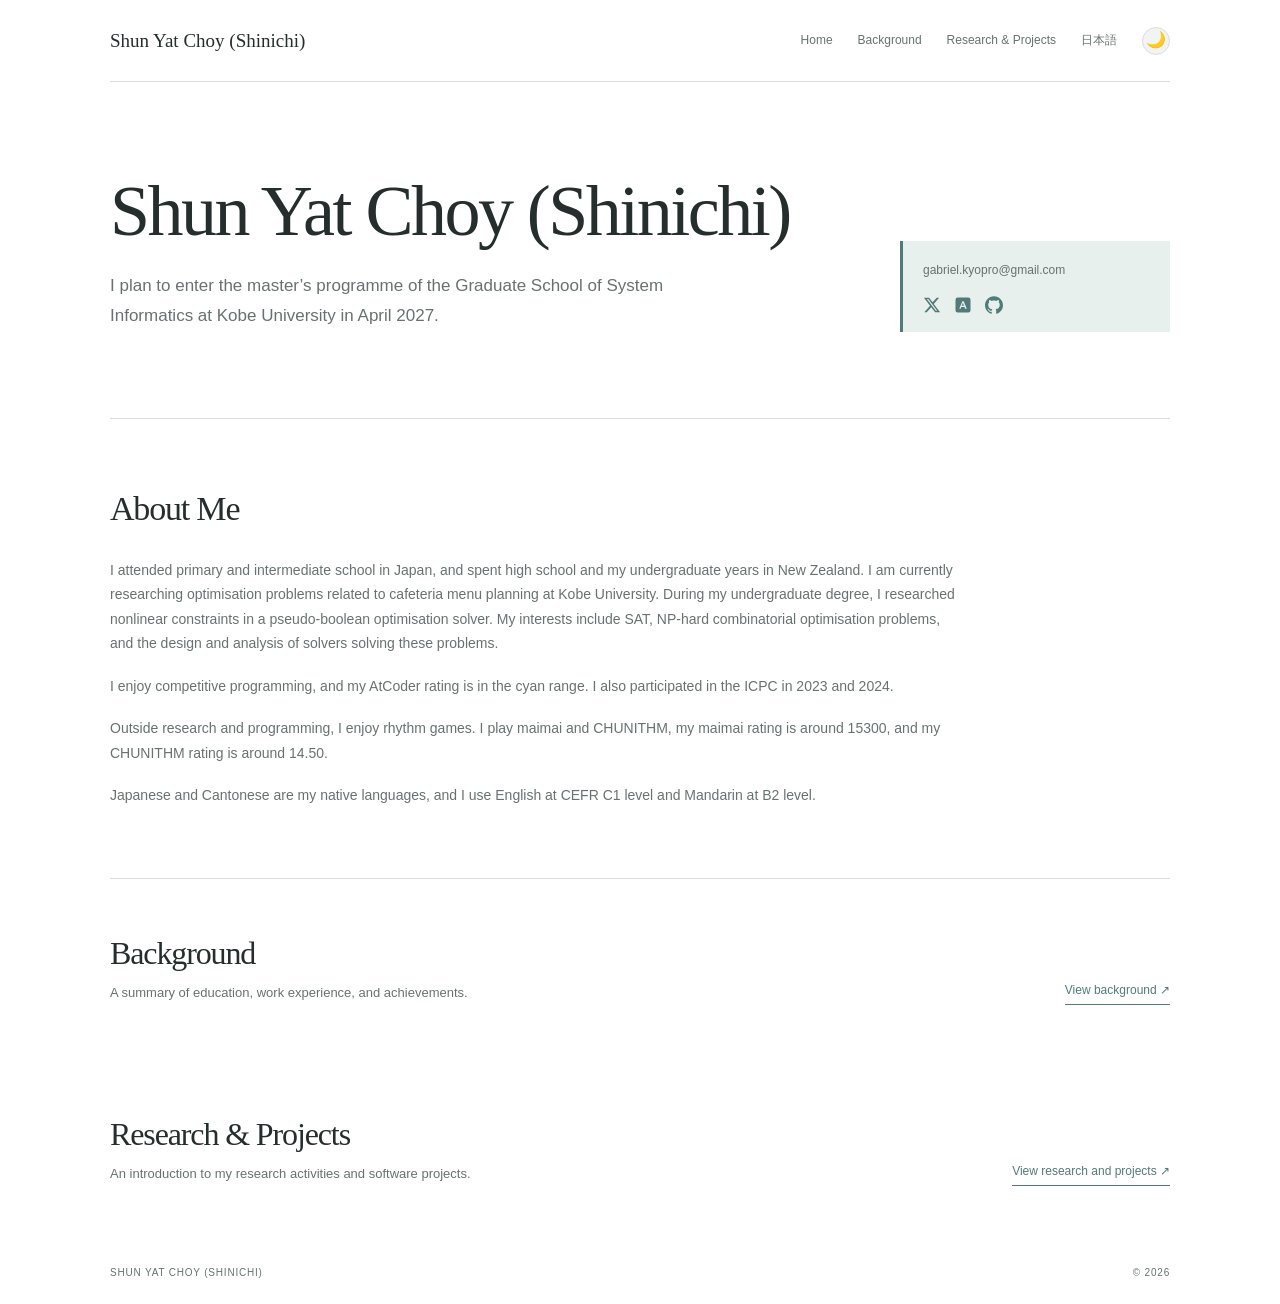
<file: index.html>
<!doctype html>
<html lang="en">
  <head>
    <meta charset="utf-8" />
    <meta name="viewport" content="width=device-width, initial-scale=1" />
    <meta http-equiv="refresh" content="0; url=en/index.html" />
    <link rel="canonical" href="https://gabriel-55.github.io/en/index.html" />
    <title>Shun Yat Choy</title>
  </head>
  <body>
    <p>Redirecting to the <a href="en/index.html">English site</a>.</p>
  </body>
</html>
</file>
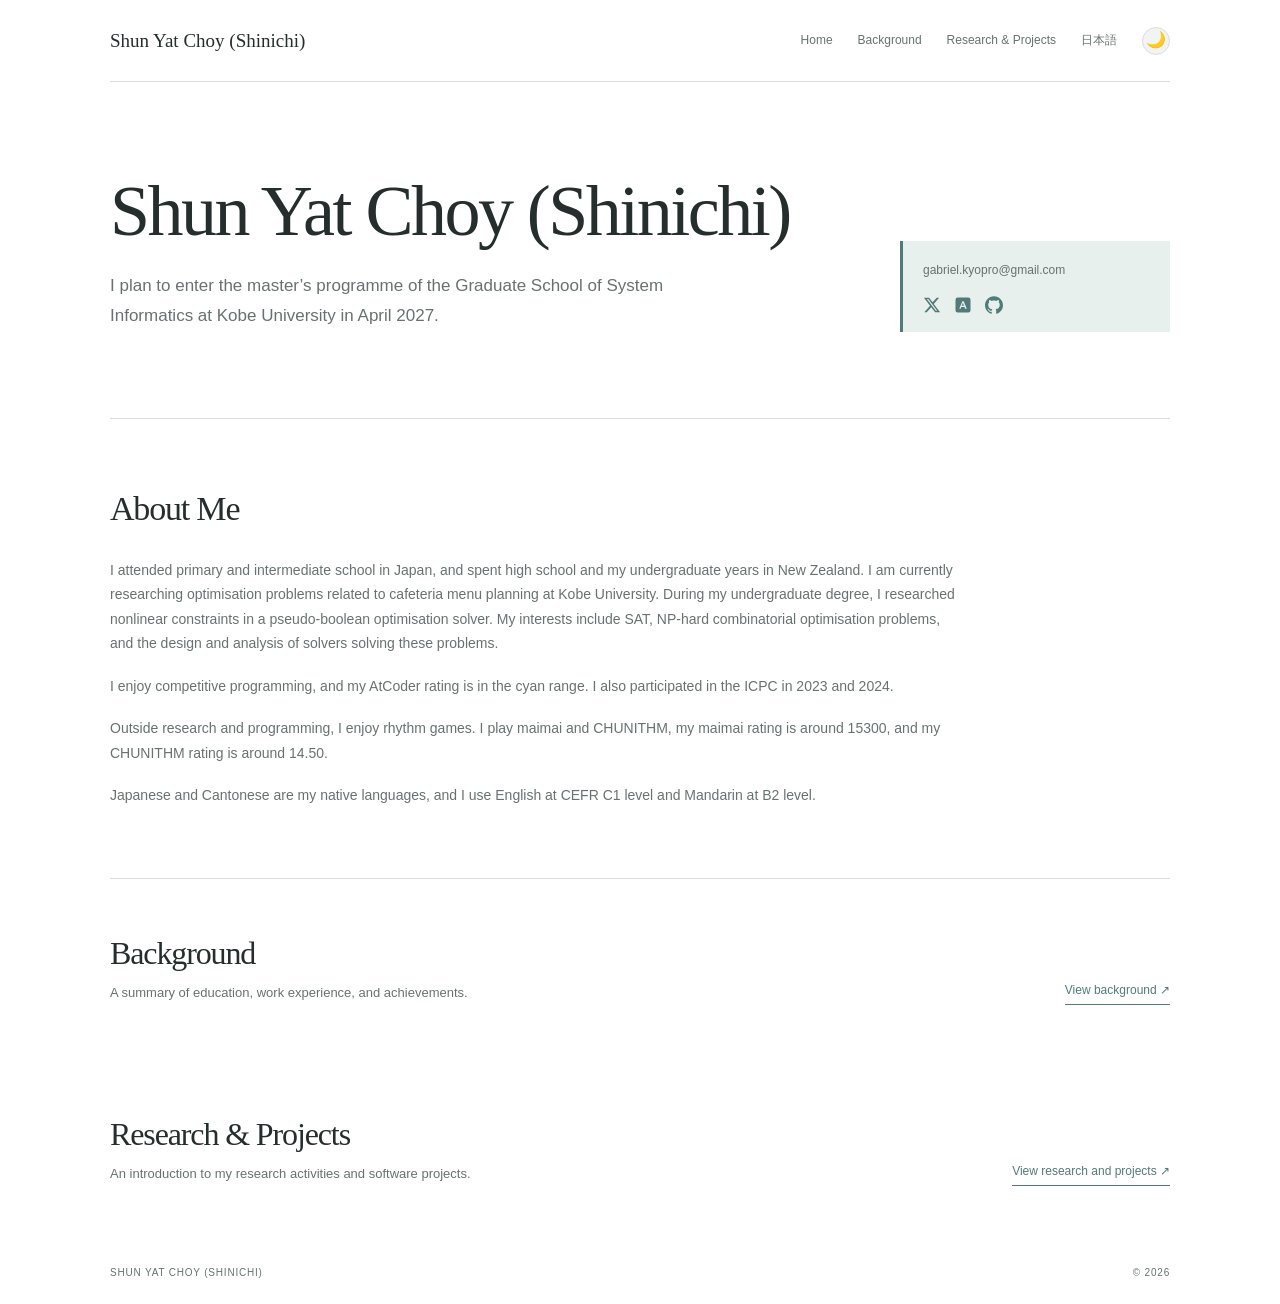
<file: en/index.html>
<!doctype html>
<html lang="en" data-theme="dark">
  <head>
    <meta charset="utf-8" />
    <meta name="viewport" content="width=device-width, initial-scale=1" />
    <meta name="description" content="Personal website of Shun Yat Choy (Shinichi)." />
    <link rel="canonical" href="https://gabriel-55.github.io/en/index.html" />
<link rel="alternate" hreflang="en" href="https://gabriel-55.github.io/en/index.html" />
    <link rel="alternate" hreflang="ja" href="https://gabriel-55.github.io/ja/index.html" />
    <link rel="alternate" hreflang="x-default" href="https://gabriel-55.github.io/en/index.html" />
    <title>Shun Yat Choy (Shinichi)</title>
    <script>
      (() => {
        const key = "portfolio-theme";
        let theme = null;
        try {
          const saved = localStorage.getItem(key);
          if (saved === "dark" || saved === "light") theme = saved;
        } catch {}
        if (!theme) theme = window.matchMedia("(prefers-color-scheme: dark)").matches ? "dark" : "light";
        document.documentElement.dataset.theme = theme;
      })();
    </script>
    <link rel="stylesheet" href="../assets/css/style.css" />
  </head>
  <body>
    <header class="site-header">
      <a class="site-name" href="#top">Shun Yat Choy (Shinichi)</a>
      <div class="header-controls">
        <nav class="site-nav" id="site-navigation" aria-label="Main navigation">
          <a href="#top" aria-current="page">Home</a>
        <a href="background.html">Background</a>
        <a href="projects.html">Research &amp; Projects</a>
        <a class="language-switch" href="../ja/index.html">日本語</a>
        </nav>
        <button class="theme-toggle" type="button" data-theme-toggle aria-label="Change colour theme" title="Change colour theme">
          <span class="theme-icon" data-theme-icon aria-hidden="true">☀️</span>
        </button>
        <button class="menu-toggle" type="button" data-menu-toggle aria-expanded="false" aria-controls="site-navigation" aria-label="Open menu" title="Open menu">
          <span class="menu-icon" data-menu-icon aria-hidden="true">☰</span>
          <span class="sr-only" data-menu-label>Menu</span>
        </button>
      </div>
    </header>

<main id="top" class="page">
      <section class="intro">
        <div>
          <h1>Shun Yat Choy (Shinichi)</h1>
          <p class="intro-text">I plan to enter the master’s programme of the Graduate School of System Informatics at Kobe University in April 2027.</p>
        </div>
        <aside class="contact-card">
          <a href="mailto:gabriel.kyopro@gmail.com">gabriel.kyopro@gmail.com</a>
          <div class="social-links" aria-label="Social links">
            <a href="https://x.com/gabriel55_" target="_blank" rel="noreferrer" aria-label="X">
              <svg class="social-icon" viewBox="0 0 24 24" aria-hidden="true"><path d="M18.244 2.25h3.308l-7.227 8.26 8.502 11.24H16.17l-5.214-6.817L4.99 21.75H1.68l7.73-8.835L1.254 2.25H8.08l4.713 6.231zm-1.161 17.52h1.833L7.084 4.126H5.117z" /></svg>
            </a>
            <a href="https://atcoder.jp/users/gabriel55_" target="_blank" rel="noreferrer" aria-label="AtCoder">
              <svg class="social-icon atcoder-icon" viewBox="0 0 24 24" aria-hidden="true"><rect x="2" y="2" width="20" height="20" rx="3" /><path d="M7 17 11.2 7h1.7L17 17h-2.2l-.8-2.2H9.7L8.9 17zm3.4-4h2.9l-1.45-3.9z" /></svg>
            </a>
            <a href="https://github.com/gabriel-55" target="_blank" rel="noreferrer" aria-label="GitHub">
              <svg class="social-icon" viewBox="0 0 24 24" aria-hidden="true"><path d="M12 .297c-6.63 0-12 5.373-12 12 0 5.303 3.438 9.8 8.205 11.385.6.113.82-.258.82-.577 0-.285-.01-1.04-.015-2.04-3.338.724-4.042-1.61-4.042-1.61-.546-1.387-1.333-1.756-1.333-1.756-1.089-.745.084-.729.084-.729 1.205.085 1.84 1.237 1.84 1.237 1.07 1.835 2.809 1.305 3.495.998.108-.776.417-1.305.76-1.605-2.665-.3-5.466-1.332-5.466-5.93 0-1.31.465-2.38 1.235-3.22-.135-.303-.54-1.523.105-3.176 0 0 1.005-.322 3.3 1.23.96-.267 1.98-.399 3-.405 1.02.006 2.04.138 3 .405 2.28-1.552 3.285-1.23 3.285-1.23.645 1.653.24 2.873.12 3.176.765.84 1.23 1.91 1.23 3.22 0 4.61-2.805 5.625-5.475 5.92.42.36.81 1.096.81 2.22 0 1.606-.015 2.896-.015 3.286 0 .315.21.69.825.57C20.565 22.092 24 17.592 24 12.297c0-6.627-5.373-12-12-12" /></svg>
            </a>
          </div>
        </aside>
      </section>

      <section class="about-section section">
        <div class="about-grid">
          <div>
            <h2>About Me</h2>
          </div>
          <div class="about-copy">
            <p>I attended primary and intermediate school in Japan, and spent high school and my undergraduate years in New Zealand. I am currently researching optimisation problems related to cafeteria menu planning at Kobe University. During my undergraduate degree, I researched nonlinear constraints in a pseudo-boolean optimisation solver. My interests include SAT, NP-hard combinatorial optimisation problems, and the design and analysis of solvers solving these problems.</p>
            <p>I enjoy competitive programming, and my AtCoder rating is in the cyan range. I also participated in the ICPC in 2023 and 2024.</p>
            <p>Outside research and programming, I enjoy rhythm games. I play maimai and CHUNITHM, my maimai rating is around 15300, and my CHUNITHM rating is around 14.50.</p>
            <p>Japanese and Cantonese are my native languages, and I use English at CEFR C1 level and Mandarin at B2 level.</p>
          </div>
        </div>
      </section>

      <section class="preview-section section">
        <div>
          <h2>Background</h2>
          <p>A summary of education, work experience, and achievements.</p>
        </div>
        <a class="section-link" href="background.html">View background ↗</a>
      </section>

      <section class="preview-section section">
        <div>
          <h2>Research &amp; Projects</h2>
          <p>An introduction to my research activities and software projects.</p>
        </div>
        <a class="section-link" href="projects.html">View research and projects ↗</a>
      </section>
    </main>

    <footer class="site-footer"><span>Shun Yat Choy (Shinichi)</span><span>© 2026</span></footer>
    <script src="../assets/js/theme.js" defer></script>
    <script src="../assets/js/site.js" defer></script>
  </body>
</html>
</file>
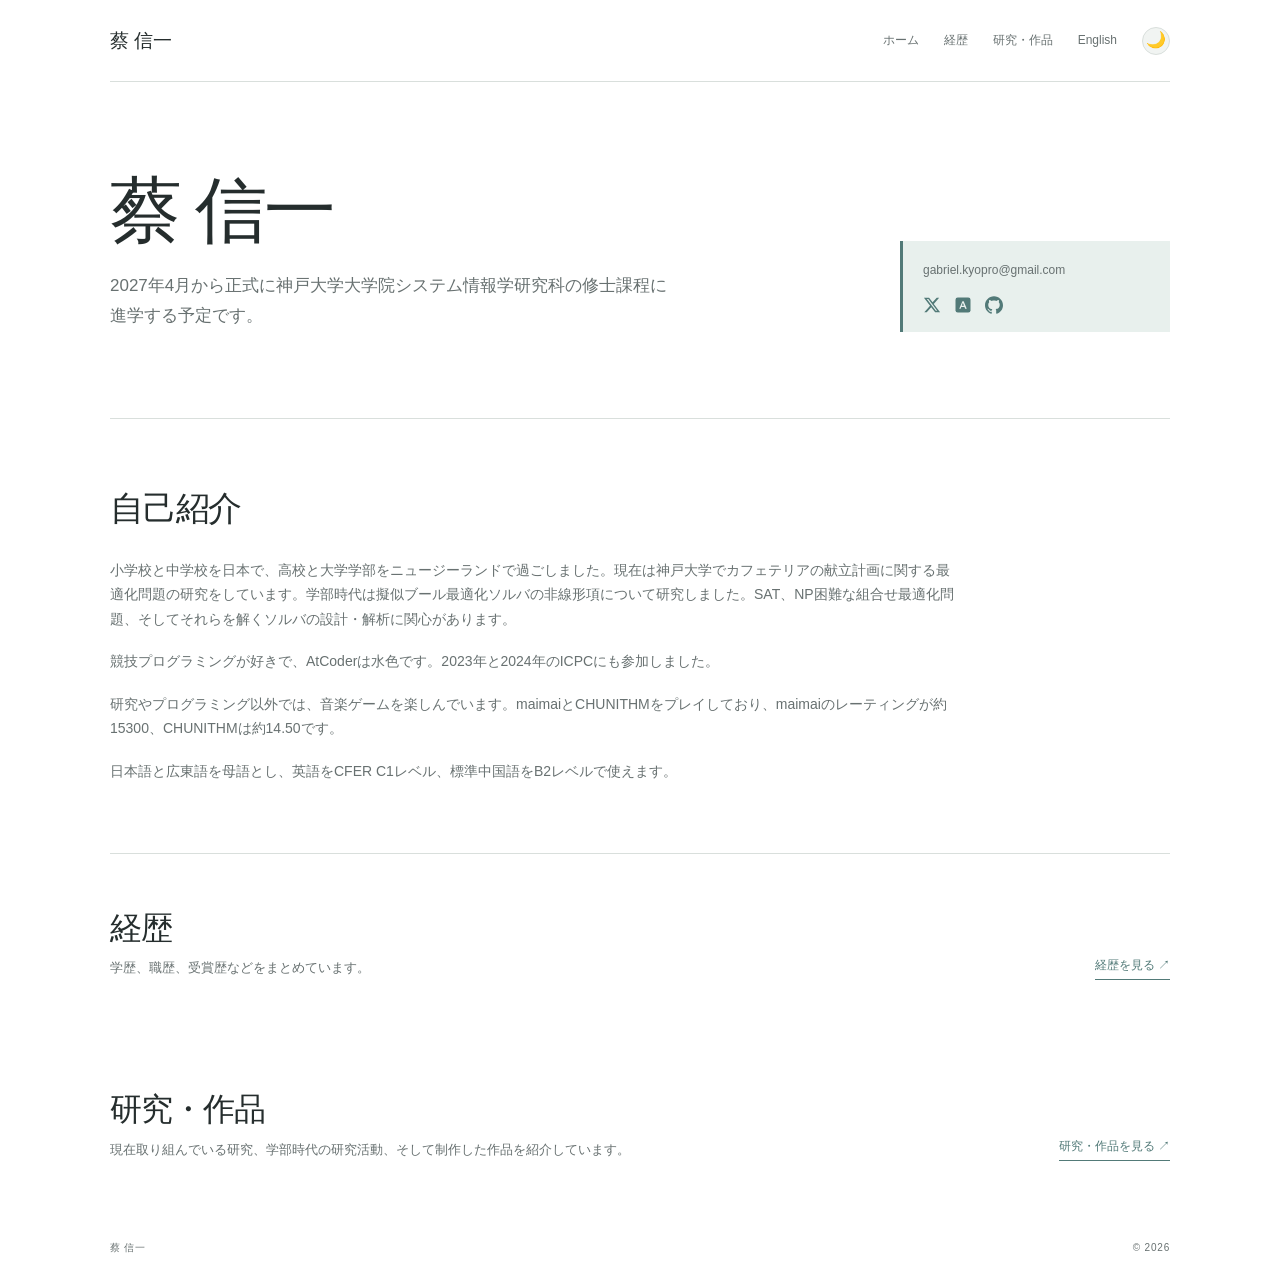
<file: ja/index.html>
<!doctype html>
<html lang="ja" data-theme="dark">
  <head>
    <meta charset="utf-8" />
    <meta name="viewport" content="width=device-width, initial-scale=1" />
    <meta name="description" content="蔡 信一の個人ホームページ。" />
    <link rel="canonical" href="https://gabriel-55.github.io/ja/index.html" />
<link rel="alternate" hreflang="ja" href="https://gabriel-55.github.io/ja/index.html" />
    <link rel="alternate" hreflang="en" href="https://gabriel-55.github.io/en/index.html" />
    <link rel="alternate" hreflang="x-default" href="https://gabriel-55.github.io/en/index.html" />
    <title>蔡 信一</title>
    <script>
      (() => {
        const key = "portfolio-theme";
        let theme = null;
        try {
          const saved = localStorage.getItem(key);
          if (saved === "dark" || saved === "light") theme = saved;
        } catch {}
        if (!theme) theme = window.matchMedia("(prefers-color-scheme: dark)").matches ? "dark" : "light";
        document.documentElement.dataset.theme = theme;
      })();
    </script>
    <link rel="stylesheet" href="../assets/css/style.css" />
  </head>
  <body>
    <header class="site-header">
      <a class="site-name" href="#top">蔡 信一</a>
      <div class="header-controls">
        <nav class="site-nav" id="site-navigation" aria-label="メインナビゲーション">
          <a href="#top" aria-current="page">ホーム</a>
        <a href="background.html">経歴</a>
        <a href="projects.html">研究・作品</a>
        <a class="language-switch" href="../en/index.html">English</a>
        </nav>
        <button class="theme-toggle" type="button" data-theme-toggle aria-label="Change colour theme" title="Change colour theme">
          <span class="theme-icon" data-theme-icon aria-hidden="true">☀️</span>
        </button>
        <button class="menu-toggle" type="button" data-menu-toggle aria-expanded="false" aria-controls="site-navigation" aria-label="Open menu" title="Open menu">
          <span class="menu-icon" data-menu-icon aria-hidden="true">☰</span>
          <span class="sr-only" data-menu-label>Menu</span>
        </button>
      </div>
    </header>

<main id="top" class="page">
      <section class="intro">
        <div>
          <h1>蔡 信一</h1>
          <p class="intro-text">2027年4月から正式に神戸大学大学院システム情報学研究科の修士課程に進学する予定です。</p>
        </div>
        <aside class="contact-card">
          <a href="mailto:gabriel.kyopro@gmail.com">gabriel.kyopro@gmail.com</a>
          <div class="social-links" aria-label="ソーシャルリンク">
            <a href="https://x.com/gabriel55_" target="_blank" rel="noreferrer" aria-label="X">
              <svg class="social-icon" viewBox="0 0 24 24" aria-hidden="true"><path d="M18.244 2.25h3.308l-7.227 8.26 8.502 11.24H16.17l-5.214-6.817L4.99 21.75H1.68l7.73-8.835L1.254 2.25H8.08l4.713 6.231zm-1.161 17.52h1.833L7.084 4.126H5.117z" /></svg>
            </a>
            <a href="https://atcoder.jp/users/gabriel55_" target="_blank" rel="noreferrer" aria-label="AtCoder">
              <svg class="social-icon atcoder-icon" viewBox="0 0 24 24" aria-hidden="true"><rect x="2" y="2" width="20" height="20" rx="3" /><path d="M7 17 11.2 7h1.7L17 17h-2.2l-.8-2.2H9.7L8.9 17zm3.4-4h2.9l-1.45-3.9z" /></svg>
            </a>
            <a href="https://github.com/gabriel-55" target="_blank" rel="noreferrer" aria-label="GitHub">
              <svg class="social-icon" viewBox="0 0 24 24" aria-hidden="true"><path d="M12 .297c-6.63 0-12 5.373-12 12 0 5.303 3.438 9.8 8.205 11.385.6.113.82-.258.82-.577 0-.285-.01-1.04-.015-2.04-3.338.724-4.042-1.61-4.042-1.61-.546-1.387-1.333-1.756-1.333-1.756-1.089-.745.084-.729.084-.729 1.205.085 1.84 1.237 1.84 1.237 1.07 1.835 2.809 1.305 3.495.998.108-.776.417-1.305.76-1.605-2.665-.3-5.466-1.332-5.466-5.93 0-1.31.465-2.38 1.235-3.22-.135-.303-.54-1.523.105-3.176 0 0 1.005-.322 3.3 1.23.96-.267 1.98-.399 3-.405 1.02.006 2.04.138 3 .405 2.28-1.552 3.285-1.23 3.285-1.23.645 1.653.24 2.873.12 3.176.765.84 1.23 1.91 1.23 3.22 0 4.61-2.805 5.625-5.475 5.92.42.36.81 1.096.81 2.22 0 1.606-.015 2.896-.015 3.286 0 .315.21.69.825.57C20.565 22.092 24 17.592 24 12.297c0-6.627-5.373-12-12-12" /></svg>
            </a>
          </div>
        </aside>
      </section>

      <section class="about-section section">
        <div class="about-grid">
          <div>
            <h2>自己紹介</h2>
          </div>
          <div class="about-copy">
            <p>小学校と中学校を日本で、高校と大学学部をニュージーランドで過ごしました。現在は神戸大学でカフェテリアの献立計画に関する最適化問題の研究をしています。学部時代は擬似ブール最適化ソルバの非線形項について研究しました。SAT、NP困難な組合せ最適化問題、そしてそれらを解くソルバの設計・解析に関心があります。</p>
            <p>競技プログラミングが好きで、AtCoderは水色です。2023年と2024年のICPCにも参加しました。</p>
            <p>研究やプログラミング以外では、音楽ゲームを楽しんでいます。maimaiとCHUNITHMをプレイしており、maimaiのレーティングが約15300、CHUNITHMは約14.50です。</p>
            <p>日本語と広東語を母語とし、英語をCFER C1レベル、標準中国語をB2レベルで使えます。</p>
          </div>
        </div>
      </section>

      <section class="preview-section section">
        <div>
          <h2>経歴</h2>
          <p>学歴、職歴、受賞歴などをまとめています。</p>
        </div>
        <a class="section-link" href="background.html">経歴を見る ↗</a>
      </section>

      <section class="preview-section section">
        <div>
          <h2>研究・作品</h2>
          <p>現在取り組んでいる研究、学部時代の研究活動、そして制作した作品を紹介しています。</p>
        </div>
        <a class="section-link" href="projects.html">研究・作品を見る ↗</a>
      </section>
    </main>

    <footer class="site-footer"><span>蔡 信一</span><span>© 2026</span></footer>
    <script src="../assets/js/theme.js" defer></script>
    <script src="../assets/js/site.js" defer></script>
  </body>
</html>
</file>
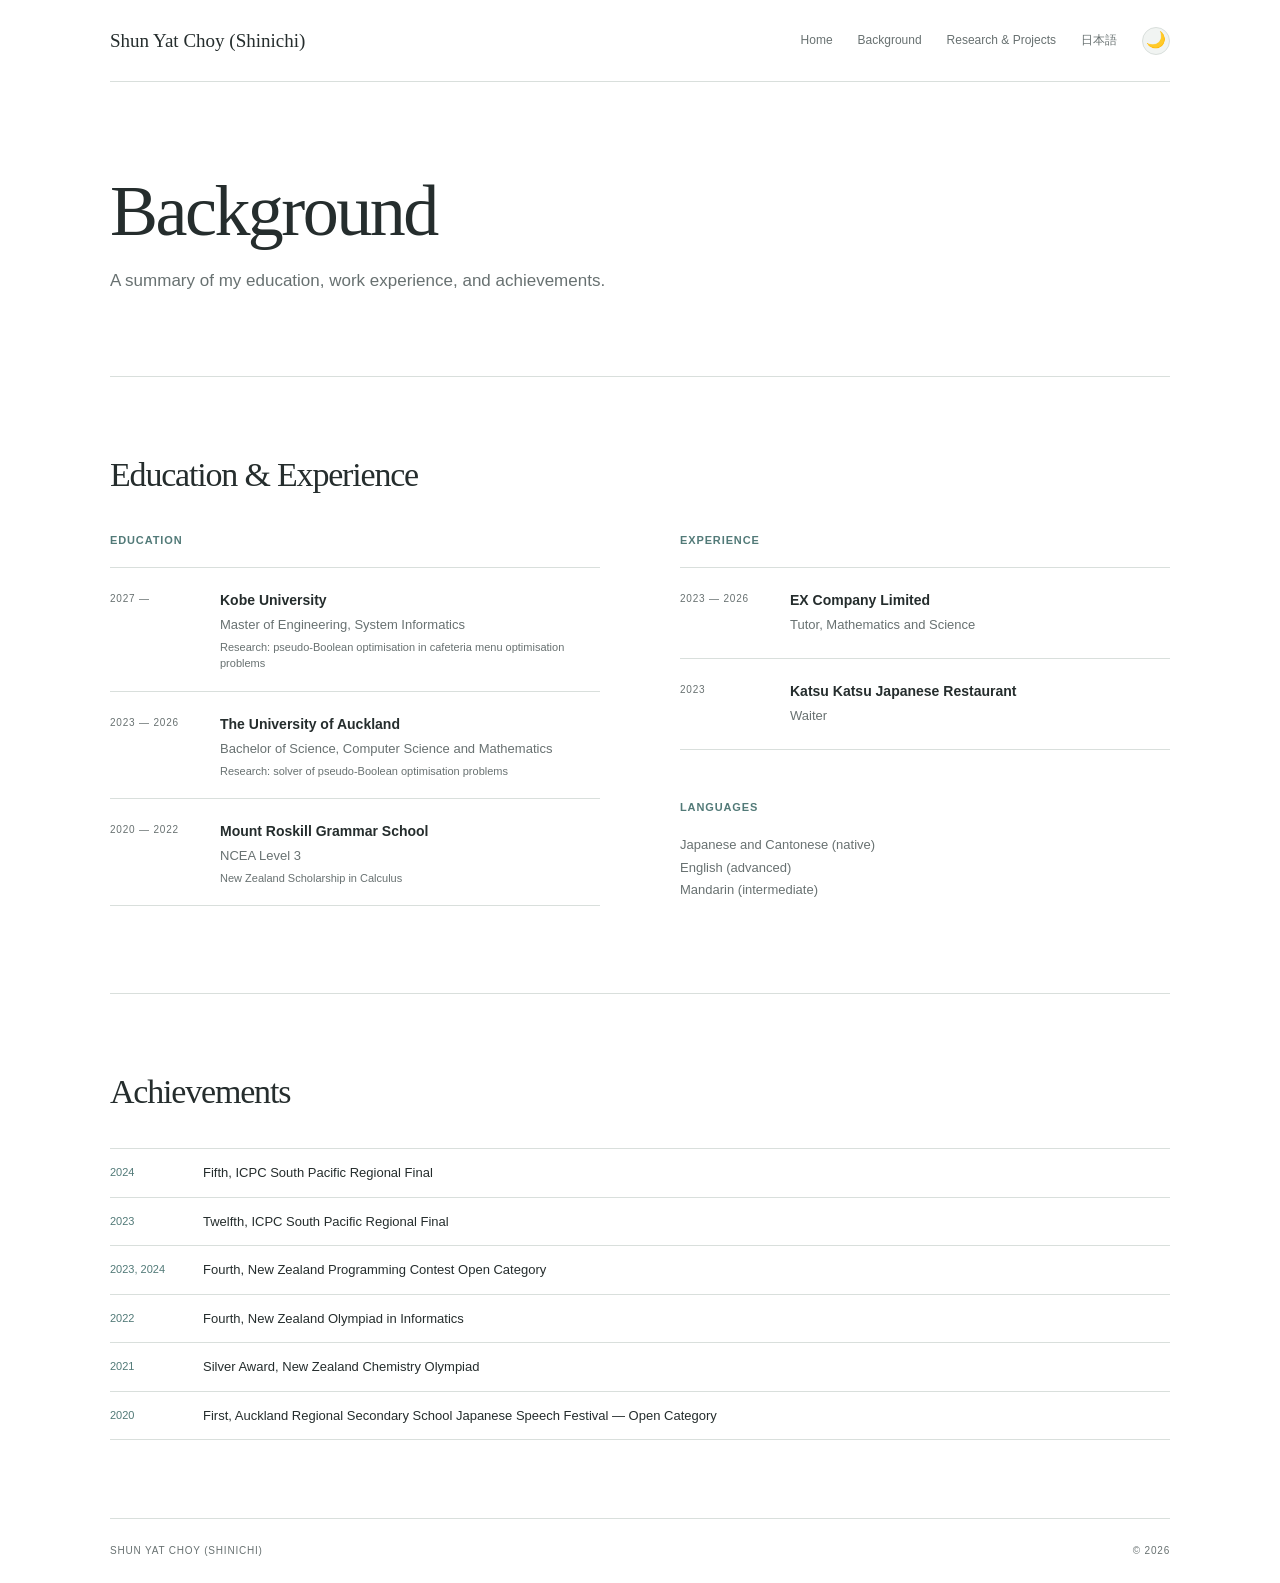
<file: en/background.html>
<!doctype html>
<html lang="en" data-theme="dark">
  <head>
    <meta charset="utf-8" />
    <meta name="viewport" content="width=device-width, initial-scale=1" />
    <meta name="description" content="A summary of Shun Yat (Shinichi) Choy's education, work experience, and achievements." />
    <link rel="canonical" href="https://gabriel-55.github.io/en/background.html" />
<link rel="alternate" hreflang="en" href="https://gabriel-55.github.io/en/background.html" />
    <link rel="alternate" hreflang="ja" href="https://gabriel-55.github.io/ja/background.html" />
    <link rel="alternate" hreflang="x-default" href="https://gabriel-55.github.io/en/background.html" />
    <title>Background — Shun Yat Choy (Shinichi)</title>
    <script>
      (() => {
        const key = "portfolio-theme";
        let theme = null;
        try {
          const saved = localStorage.getItem(key);
          if (saved === "dark" || saved === "light") theme = saved;
        } catch {}
        if (!theme) theme = window.matchMedia("(prefers-color-scheme: dark)").matches ? "dark" : "light";
        document.documentElement.dataset.theme = theme;
      })();
    </script>
    <link rel="stylesheet" href="../assets/css/style.css" />
  </head>
  <body>
    <header class="site-header">
      <a class="site-name" href="index.html">Shun Yat Choy (Shinichi)</a>
      <div class="header-controls">
        <nav class="site-nav" id="site-navigation" aria-label="Main navigation">
          <a href="index.html">Home</a>
        <a href="background.html" aria-current="page">Background</a>
        <a href="projects.html">Research &amp; Projects</a>
        <a class="language-switch" href="../ja/background.html">日本語</a>
        </nav>
        <button class="theme-toggle" type="button" data-theme-toggle aria-label="Change colour theme" title="Change colour theme">
          <span class="theme-icon" data-theme-icon aria-hidden="true">☀️</span>
        </button>
        <button class="menu-toggle" type="button" data-menu-toggle aria-expanded="false" aria-controls="site-navigation" aria-label="Open menu" title="Open menu">
          <span class="menu-icon" data-menu-icon aria-hidden="true">☰</span>
          <span class="sr-only" data-menu-label>Menu</span>
        </button>
      </div>
    </header>

<main class="page">
      <section class="page-intro">
        <h1>Background</h1>
        <p class="intro-text">A summary of my education, work experience, and achievements.</p>
      </section>

      <section class="section">
        <h2>Education &amp; Experience</h2>
        <div class="background-grid">
          <div>
            <h3 class="subheading">Education</h3>
            <div class="record-list">
              <div class="record"><span class="record-date">2027 —</span><div><strong>Kobe University</strong><p>Master of Engineering, System Informatics</p><small>Research: pseudo-Boolean optimisation in cafeteria menu optimisation problems</small></div></div>
              <div class="record"><span class="record-date">2023 — 2026</span><div><strong>The University of Auckland</strong><p>Bachelor of Science, Computer Science and Mathematics</p><small>Research: solver of pseudo-Boolean optimisation problems</small></div></div>
              <div class="record"><span class="record-date">2020 — 2022</span><div><strong>Mount Roskill Grammar School</strong><p>NCEA Level 3</p><small>New Zealand Scholarship in Calculus</small></div></div>
            </div>
          </div>
          <div>
            <h3 class="subheading">Experience</h3>
            <div class="record-list">
              <div class="record"><span class="record-date">2023 — 2026</span><div><strong>EX Company Limited</strong><p>Tutor, Mathematics and Science</p></div></div>
              <div class="record"><span class="record-date">2023</span><div><strong>Katsu Katsu Japanese Restaurant</strong><p>Waiter</p></div></div>
            </div>
            <h3 class="subheading subheading-spaced">Languages</h3>
            <p class="plain-list">Japanese and Cantonese (native)<br />English (advanced)<br />Mandarin (intermediate)</p>
          </div>
        </div>
      </section>

      <section class="section">
        <h2>Achievements</h2>
        <ul class="achievement-list">
          <li><span>2024</span><p>Fifth, ICPC South Pacific Regional Final</p></li>
          <li><span>2023</span><p>Twelfth, ICPC South Pacific Regional Final</p></li>
          <li><span>2023, 2024</span><p>Fourth, New Zealand Programming Contest Open Category</p></li>
          <li><span>2022</span><p>Fourth, New Zealand Olympiad in Informatics</p></li>
          <li><span>2021</span><p>Silver Award, New Zealand Chemistry Olympiad</p></li>
          <li><span>2020</span><p>First, Auckland Regional Secondary School Japanese Speech Festival — Open Category</p></li>
        </ul>
      </section>

    </main>

    <footer class="site-footer"><span>Shun Yat Choy (Shinichi)</span><span>© 2026</span></footer>
    <script src="../assets/js/theme.js" defer></script>
    <script src="../assets/js/site.js" defer></script>
  </body>
</html>
</file>
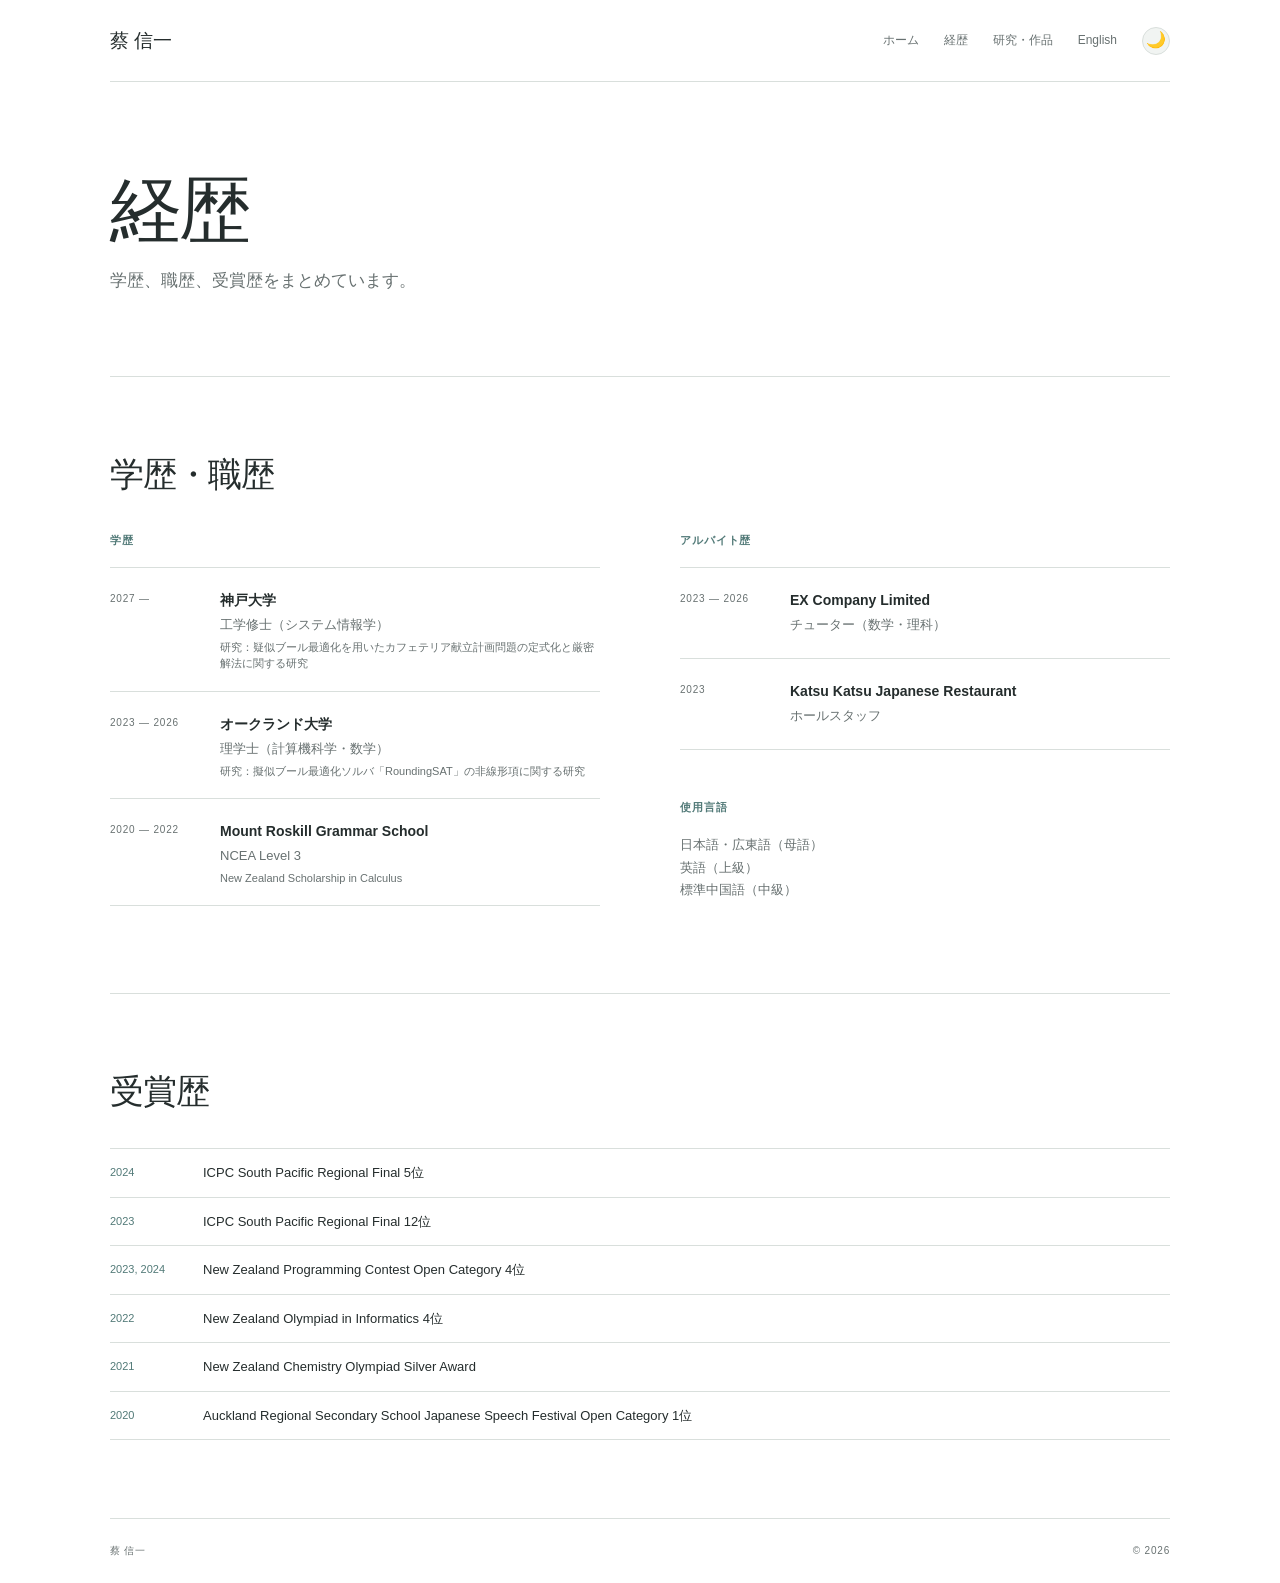
<file: ja/background.html>
<!doctype html>
<html lang="ja" data-theme="dark">
  <head>
    <meta charset="utf-8" />
    <meta name="viewport" content="width=device-width, initial-scale=1" />
    <meta name="description" content="蔡 信一の学歴、職歴、受賞歴。" />
    <link rel="canonical" href="https://gabriel-55.github.io/ja/background.html" />
<link rel="alternate" hreflang="ja" href="https://gabriel-55.github.io/ja/background.html" />
    <link rel="alternate" hreflang="en" href="https://gabriel-55.github.io/en/background.html" />
    <link rel="alternate" hreflang="x-default" href="https://gabriel-55.github.io/en/background.html" />
    <title>経歴 — 蔡 信一</title>
    <script>
      (() => {
        const key = "portfolio-theme";
        let theme = null;
        try {
          const saved = localStorage.getItem(key);
          if (saved === "dark" || saved === "light") theme = saved;
        } catch {}
        if (!theme) theme = window.matchMedia("(prefers-color-scheme: dark)").matches ? "dark" : "light";
        document.documentElement.dataset.theme = theme;
      })();
    </script>
    <link rel="stylesheet" href="../assets/css/style.css" />
  </head>
  <body>
    <header class="site-header">
      <a class="site-name" href="index.html">蔡 信一</a>
      <div class="header-controls">
        <nav class="site-nav" id="site-navigation" aria-label="メインナビゲーション">
          <a href="index.html">ホーム</a>
        <a href="background.html" aria-current="page">経歴</a>
        <a href="projects.html">研究・作品</a>
        <a class="language-switch" href="../en/background.html">English</a>
        </nav>
        <button class="theme-toggle" type="button" data-theme-toggle aria-label="Change colour theme" title="Change colour theme">
          <span class="theme-icon" data-theme-icon aria-hidden="true">☀️</span>
        </button>
        <button class="menu-toggle" type="button" data-menu-toggle aria-expanded="false" aria-controls="site-navigation" aria-label="Open menu" title="Open menu">
          <span class="menu-icon" data-menu-icon aria-hidden="true">☰</span>
          <span class="sr-only" data-menu-label>Menu</span>
        </button>
      </div>
    </header>

<main class="page">
      <section class="page-intro">
        <h1>経歴</h1>
        <p class="intro-text">学歴、職歴、受賞歴をまとめています。</p>
      </section>

      <section class="section">
        <h2>学歴・職歴</h2>
        <div class="background-grid">
          <div>
            <h3 class="subheading">学歴</h3>
            <div class="record-list">
              <div class="record"><span class="record-date">2027 —</span><div><strong>神戸大学</strong><p>工学修士（システム情報学）</p><small>研究：疑似ブール最適化を用いたカフェテリア献立計画問題の定式化と厳密解法に関する研究</small></div></div>
              <div class="record"><span class="record-date">2023 — 2026</span><div><strong>オークランド大学</strong><p>理学士（計算機科学・数学）</p><small>研究：擬似ブール最適化ソルバ「RoundingSAT」の非線形項に関する研究</small></div></div>
              <div class="record"><span class="record-date">2020 — 2022</span><div><strong>Mount Roskill Grammar School</strong><p>NCEA Level 3</p><small>New Zealand Scholarship in Calculus</small></div></div>
            </div>
          </div>
          <div>
            <h3 class="subheading">アルバイト歴</h3>
            <div class="record-list">
              <div class="record"><span class="record-date">2023 — 2026</span><div><strong>EX Company Limited</strong><p>チューター（数学・理科）</p></div></div>
              <div class="record"><span class="record-date">2023</span><div><strong>Katsu Katsu Japanese Restaurant</strong><p>ホールスタッフ</p></div></div>
            </div>
            <h3 class="subheading subheading-spaced">使用言語</h3>
            <p class="plain-list">日本語・広東語（母語）<br />英語（上級）<br />標準中国語（中級）</p>
          </div>
        </div>
      </section>

      <section class="section">
        <h2>受賞歴</h2>
        <ul class="achievement-list">
          <li><span>2024</span><p>ICPC South Pacific Regional Final 5位</p></li>
          <li><span>2023</span><p>ICPC South Pacific Regional Final 12位</p></li>
          <li><span>2023, 2024</span><p>New Zealand Programming Contest Open Category 4位</p></li>
          <li><span>2022</span><p>New Zealand Olympiad in Informatics 4位</p></li>
          <li><span>2021</span><p>New Zealand Chemistry Olympiad Silver Award</p></li>
          <li><span>2020</span><p>Auckland Regional Secondary School Japanese Speech Festival Open Category 1位</p></li>
        </ul>
      </section>

    </main>

    <footer class="site-footer"><span>蔡 信一</span><span>© 2026</span></footer>
    <script src="../assets/js/theme.js" defer></script>
    <script src="../assets/js/site.js" defer></script>
  </body>
</html>
</file>
<file: assets/css/style.css>
:root {
  color-scheme: dark;
  --ink: #f3f6f8;
  --muted: #c3cdd5;
  --light: #22303c;
  --line: #384b5a;
  --accent: #6eb6e8;
  --accent-light: #1d3445;
  --page-background: #15202b;
  --page: 1060px;
}
[data-theme="light"] {
  color-scheme: light;
  --ink: #252d2d;
  --muted: #687171;
  --light: #f1f4f2;
  --line: #d9dfdc;
  --accent: #527a78;
  --accent-light: #e8f0ed;
  --page-background: #ffffff;
}
* { box-sizing: border-box; }
html { scroll-behavior: smooth; }
body { margin: 0; color: var(--ink); background: var(--page-background); font-family: -apple-system, BlinkMacSystemFont, "Segoe UI", "Hiragino Sans", "Yu Gothic", Meiryo, sans-serif; font-size: 15px; line-height: 1.75; }
a { color: inherit; text-decoration: none; }
a:hover { color: var(--accent); }
.site-header, .page, .site-footer { width: min(calc(100% - 56px), var(--page)); margin: 0 auto; }
.site-header { display: flex; align-items: center; justify-content: space-between; min-height: 82px; border-bottom: 1px solid var(--line); }
.site-name { font-family: Georgia, serif; font-size: 19px; }
.header-controls { display: flex; align-items: center; gap: 25px; }
.site-nav { display: flex; align-items: center; gap: 25px; color: var(--muted); font-size: 12px; }
.theme-toggle { display: inline-grid; place-items: center; width: 28px; height: 28px; padding: 0; border: 1px solid var(--line); border-radius: 50%; color: var(--ink); background: var(--light); font: inherit; cursor: pointer; }
.theme-toggle:hover { border-color: var(--accent); background: var(--accent-light); }
.menu-toggle { display: none; place-items: center; width: 28px; height: 28px; padding: 0; border: 1px solid var(--line); border-radius: 50%; color: var(--ink); background: var(--light); font: inherit; cursor: pointer; }
.menu-toggle:hover { border-color: var(--accent); background: var(--accent-light); }
.menu-icon { display: block; font-size: 17px; line-height: 1; }
.sr-only { position: absolute; width: 1px; height: 1px; padding: 0; margin: -1px; overflow: hidden; clip: rect(0, 0, 0, 0); white-space: nowrap; border: 0; }
.theme-icon { display: block; font-family: "Apple Color Emoji", "Segoe UI Emoji", "Noto Color Emoji", sans-serif; font-size: 16px; line-height: 1; transform: translateY(-1px); }
.intro { display: grid; grid-template-columns: 1fr 270px; gap: 80px; align-items: end; padding: 92px 0 86px; border-bottom: 1px solid var(--line); }
.kicker, .record-date, .project-number, dt, .tags, .site-footer { letter-spacing: .08em; text-transform: uppercase; font-size: 10px; }
.kicker { margin: 0 0 18px; color: var(--accent); }
h1, h2, h3, p { margin-top: 0; }
h1, h2 { font-family: Georgia, "Times New Roman", "Yu Mincho", "Hiragino Mincho ProN", serif; font-weight: 400; letter-spacing: -.035em; }
h1 { margin-bottom: 21px; font-size: clamp(44px, 6vw, 72px); line-height: 1.05; }
.intro-text { max-width: 560px; margin: 0; color: var(--muted); font-size: 17px; line-height: 1.8; }
.contact-card { padding: 18px 20px; border-left: 3px solid var(--accent); background: var(--accent-light); color: var(--muted); font-size: 12px; line-height: 1.9; }
.contact-card > a { display: block; }
.social-links { display: flex; gap: 13px; margin-top: 14px; }
.social-links a { display: inline-flex; color: var(--accent); }
.social-links a:hover { color: var(--ink); }
.social-icon { width: 18px; height: 18px; fill: currentColor; }
.atcoder-icon rect { fill: currentColor; }
.atcoder-icon path { fill: var(--accent-light); }
.section { padding: 78px 0; border-bottom: 1px solid var(--line); }
h2 { margin-bottom: 35px; font-size: 34px; line-height: 1.2; }
.research-layout { display: grid; grid-template-columns: 1.3fr .7fr; gap: 90px; }
.section-lead { max-width: 570px; color: var(--ink); font-family: Georgia, serif; font-size: 24px; line-height: 1.45; }
.research-layout > div > p:not(.section-lead) { max-width: 580px; color: var(--muted); }
.details { margin: 0; padding: 0; }
.details div { padding: 0 0 16px; margin-bottom: 16px; border-bottom: 1px solid var(--line); }
.details div:last-child { margin-bottom: 0; }
dt { margin-bottom: 5px; color: var(--accent); }
.details dd { margin: 0; color: var(--ink); font-size: 13px; line-height: 1.6; }
.section-heading { display: flex; align-items: baseline; justify-content: space-between; gap: 30px; }
.section-heading h2 { margin-bottom: 35px; }
.section-heading p { color: var(--muted); font-size: 12px; }
.project-list { border-top: 1px solid var(--line); }
.project { display: grid; grid-template-columns: 60px 1fr; gap: 24px; padding: 28px 0; border-bottom: 1px solid var(--line); }
.project-number { padding-top: 5px; color: var(--accent); }
.project-title { display: flex; align-items: baseline; justify-content: space-between; gap: 20px; }
.project h3 { margin-bottom: 8px; font-family: Georgia, serif; font-size: 24px; font-weight: 400; }
.project-title a { color: var(--accent); font-size: 12px; }
.project-links { display: flex; flex: 0 0 auto; flex-direction: column; align-items: flex-end; gap: 3px; }
.project-content > p { max-width: 680px; margin-bottom: 13px; color: var(--muted); font-size: 13px; }
.tags { display: flex; gap: 8px; padding: 0; margin: 0; list-style: none; color: var(--muted); }
.tags li { padding: 2px 8px; background: var(--light); text-transform: none; letter-spacing: 0; font-size: 10px; }
.background-grid, .results-grid { display: grid; grid-template-columns: 1fr 1fr; gap: 80px; }
.subheading { margin: 0 0 17px; color: var(--accent); font-size: 11px; font-weight: 600; letter-spacing: .08em; text-transform: uppercase; }
.record-list { border-top: 1px solid var(--line); }
.record { display: grid; grid-template-columns: 93px 1fr; gap: 17px; padding: 19px 0; border-bottom: 1px solid var(--line); }
.record-date { padding-top: 3px; color: var(--muted); }
.record strong { font-size: 14px; font-weight: 600; }
.record p { margin: 2px 0 4px; color: var(--muted); font-size: 13px; line-height: 1.5; }
.record small { display: block; color: var(--muted); font-size: 11px; line-height: 1.5; }
.subheading-spaced { margin-top: 48px; }
.plain-list { color: var(--muted); font-size: 13px; }
.results-grid { gap: 80px; }
.achievement-list { margin: 0; padding: 0; border-top: 1px solid var(--line); list-style: none; }
.achievement-list li { display: grid; grid-template-columns: 78px 1fr; gap: 15px; padding: 14px 0; border-bottom: 1px solid var(--line); }
.achievement-list span { color: var(--accent); font-size: 11px; }
.achievement-list p { margin: 0; font-size: 13px; line-height: 1.5; }
.empty-section { min-height: 146px; padding: 24px 0; border-top: 1px solid var(--line); border-bottom: 1px solid var(--line); }
.empty-section p { max-width: 760px; margin: 0; color: var(--muted); font-size: 13px; }
.site-footer { display: flex; justify-content: space-between; padding: 23px 0; color: var(--muted); }
@media (max-width: 720px) {
  .site-header, .page, .site-footer { width: min(calc(100% - 36px), var(--page)); }
  .site-header { min-height: 70px; }
  .site-header { position: relative; }
  .header-controls { position: relative; gap: 10px; }
  .menu-toggle { display: inline-grid; width: 26px; height: 26px; }
  .menu-icon { font-size: 16px; }
  .theme-toggle { width: 26px; height: 26px; }
  .theme-icon { font-size: 15px; }
  .site-nav { display: none; position: absolute; top: calc(100% + 10px); right: 0; z-index: 20; min-width: 190px; padding: 10px; border: 1px solid var(--line); background: var(--page-background); box-shadow: 0 12px 28px rgb(0 0 0 / 18%); flex-direction: column; align-items: stretch; gap: 3px; }
  .site-nav.is-open { display: flex; }
  .site-nav a { padding: 5px 8px; }
  .intro, .research-layout, .background-grid, .results-grid { grid-template-columns: 1fr; gap: 36px; }
  .intro { padding: 67px 0 62px; }
  .intro-text { font-size: 16px; }
  .section { padding: 62px 0; }
  .section-heading { display: block; }
  .section-heading p { margin-top: -18px; }
  .project { grid-template-columns: 35px 1fr; gap: 13px; }
  .project-title { align-items: start; }
  .project-title a { white-space: nowrap; }
  .record { grid-template-columns: 80px 1fr; gap: 10px; }
  .results-grid { gap: 62px; }
  .site-footer { font-size: 9px; }
}

.page-intro { padding: 92px 0 80px; border-bottom: 1px solid var(--line); }
.page-intro h1 { margin-bottom: 16px; }
.project-detail { display: grid; grid-template-columns: 155px 1fr; gap: 70px; padding: 62px 0; border-bottom: 1px solid var(--line); }
.project-detail-meta { display: flex; flex-direction: column; gap: 4px; padding-top: 8px; color: var(--muted); font-size: 10px; letter-spacing: .08em; text-transform: uppercase; }
.project-detail-meta span:first-child { color: var(--accent); }
.project-detail-main { max-width: 760px; }
.project-detail-main .project-title { margin-bottom: 18px; }
.project-detail-main h2 { margin-bottom: 0; }
.project-detail-main > p:not(.project-lead) { color: var(--muted); font-size: 14px; }
.project-lead { margin-bottom: 20px; color: var(--ink); font-family: Georgia, serif; font-size: 24px; line-height: 1.45; }
.project-facts { display: grid; grid-template-columns: 1fr 1fr; gap: 18px 35px; margin: 32px 0 0; padding-top: 18px; border-top: 1px solid var(--line); }
.project-facts div { min-width: 0; }
.project-facts dt { margin-bottom: 5px; color: var(--accent); }
.project-facts dd { margin: 0; color: var(--muted); font-size: 12px; line-height: 1.6; }
@media (max-width: 720px) {
  .page-intro { padding: 67px 0 60px; }
  .project-detail { grid-template-columns: 1fr; gap: 18px; padding: 45px 0; }
  .project-detail-meta { flex-direction: row; justify-content: space-between; }
  .project-facts { grid-template-columns: 1fr; }
}

.preview-section { display: flex; align-items: end; justify-content: space-between; gap: 40px; padding: 55px 0; background: var(--page-background); border-bottom: 0; }
.preview-section > div { flex: 1; min-width: 0; }
.preview-section h2 { margin-bottom: 10px; font-size: 32px; white-space: nowrap; }
.preview-section p:not(.kicker) { max-width: 520px; margin: 0; color: var(--muted); font-size: 13px; }
.section-link { flex: 0 0 auto; padding-bottom: 3px; border-bottom: 1px solid var(--accent); color: var(--accent); font-size: 12px; }
.page-section-label { margin: 55px 0 0; padding-bottom: 18px; color: var(--accent); font-family: -apple-system, BlinkMacSystemFont, "Segoe UI", sans-serif; font-size: 12px; font-weight: 600; letter-spacing: .08em; text-transform: uppercase; }
.research-detail { padding-top: 65px; padding-bottom: 70px; }
.software-section-label { margin-top: 35px; border-top: 1px solid var(--line); padding-top: 42px; }
.software-detail { padding-top: 30px; padding-bottom: 32px; }
.software-detail .project-detail-main { max-width: 680px; }
.software-detail .project-detail-main h2 { font-size: 27px; }
.software-detail .project-lead { margin-bottom: 12px; font-size: 17px; }
.software-detail .project-detail-main > p:not(.project-lead) { font-size: 13px; }
.software-detail .project-facts { margin-top: 20px; padding-top: 14px; }
.project-media { margin: 24px 0 26px; }
.video-embed { aspect-ratio: 16 / 9; max-width: 760px; }
.video-embed iframe { display: block; width: 100%; height: 100%; border: 0; }
.project-image img { display: block; width: min(100%, 347px); height: auto; border: 1px solid var(--line); }
@media (max-width: 720px) {
  .preview-section { display: block; padding: 42px 0; }
  .preview-section h2 { font-size: 28px; }
  .section-link { display: inline-block; margin-top: 23px; }
  .page-section-label { margin-top: 42px; }
  .research-detail { padding-top: 45px; padding-bottom: 48px; }
  .software-section-label { margin-top: 28px; padding-top: 32px; }
}

.language-switch { color: var(--muted); }

.about-section { padding-top: 70px; padding-bottom: 70px; }
.about-grid { display: block; }
.about-grid h2 { margin-bottom: 0; }
.about-copy { margin-top: 28px; }
.about-copy { max-width: 850px; color: var(--muted); font-size: 14px; }
.about-copy p { margin-bottom: 18px; }
.about-copy p:last-child { margin-bottom: 0; }

@media (max-width: 720px) {

  .about-section { padding-top: 62px; padding-bottom: 62px; }
  .preview-section .section-link { display: inline-block; margin-top: 23px; }
}
</file>
